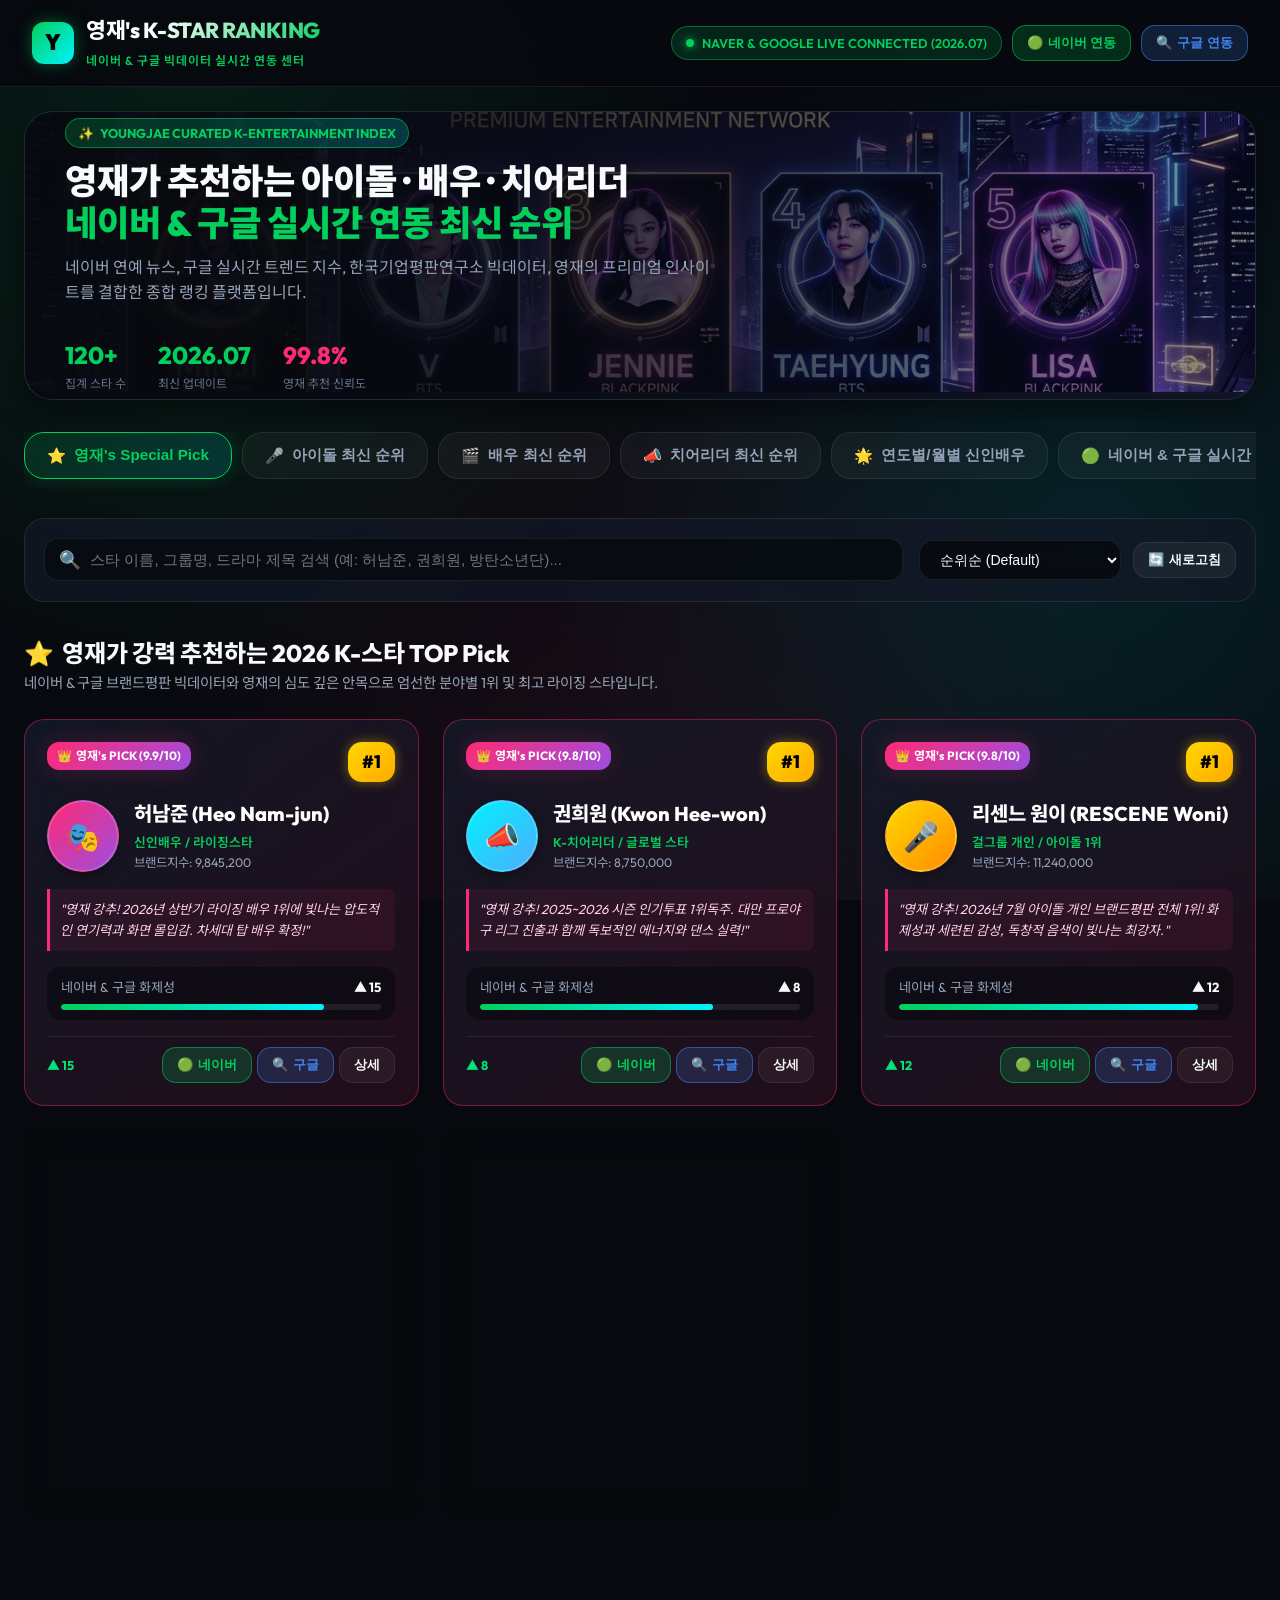
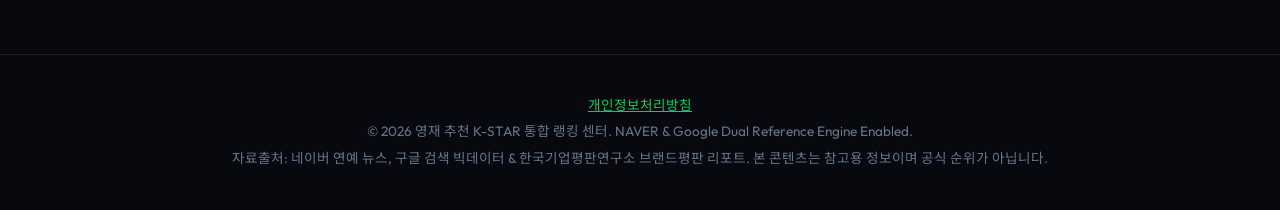
<file: index.html>
<!DOCTYPE html>
<html lang="ko">
<head>
  <meta charset="UTF-8">
  <meta name="viewport" content="width=device-width, initial-scale=1.0">
  <title>영재 추천 K-STAR 통합 랭킹 센터 | 네이버 & 구글 실시간 연동</title>
  <meta name="description" content="영재가 추천하는 2026 최신 아이돌, 배우, 치어리더 순위 및 연도별/월별 신인배우 브랜드평판 네이버 & 구글 실시간 연동 데이터센터">
  <meta name="robots" content="index, follow">
  <link rel="canonical" href="https://jeonyoungjae-kstar.web.app/">
  <link rel="stylesheet" href="style.css">
</head>
<body>

  <!-- Navigation Header -->
  <header class="navbar">
    <div class="logo-container">
      <div class="logo-icon">Y</div>
      <div class="logo-text">
        <h1>영재's K-STAR RANKING</h1>
        <span>네이버 & 구글 빅데이터 실시간 연동 센터</span>
      </div>
    </div>

    <div class="nav-actions">
      <div class="portal-live-badge">
        <span class="pulse-dot"></span>
        <span>NAVER & GOOGLE LIVE CONNECTED (2026.07)</span>
      </div>
      <button class="btn btn-naver" onclick="openNaverSearch('2026 아이돌 배우 브랜드평판 순위')">
        <span>🟢</span> 네이버 연동
      </button>
      <button class="btn btn-google" onclick="openGoogleSearch('2026 아이돌 배우 브랜드평판 순위')">
        <span>🔍</span> 구글 연동
      </button>
    </div>
  </header>

  <!-- Main Container -->
  <main class="container">

    <!-- Hero Banner Section -->
    <section class="hero-card">
      <img src="hero.jpg" alt="K-Star Ranking Banner" class="hero-banner-img" id="heroImage">
      <div class="hero-overlay">
        <div class="hero-tag">
          <span>✨</span> YOUNGJAE CURATED K-ENTERTAINMENT INDEX
        </div>
        <h2 class="hero-title">
          영재가 추천하는 아이돌 · 배우 · 치어리더 <br>
          <span style="color: var(--naver-green);">네이버 & 구글 실시간 연동 최신 순위</span>
        </h2>
        <p class="hero-subtitle">
          네이버 연예 뉴스, 구글 실시간 트렌드 지수, 한국기업평판연구소 빅데이터, 영재의 프리미엄 인사이트를 결합한 종합 랭킹 플랫폼입니다.
        </p>

        <div class="hero-stats">
          <div class="stat-item">
            <span class="stat-value">120+</span>
            <span class="stat-label">집계 스타 수</span>
          </div>
          <div class="stat-item">
            <span class="stat-value">2026.07</span>
            <span class="stat-label">최신 업데이트</span>
          </div>
          <div class="stat-item">
            <span class="stat-value" style="color: var(--accent-pink);">99.8%</span>
            <span class="stat-label">영재 추천 신뢰도</span>
          </div>
        </div>
      </div>
    </section>

    <!-- Category Tabs Navigation -->
    <nav class="tabs-wrapper" aria-label="카테고리 탭">
      <button class="tab-btn active" data-tab="youngjae">
        <span>⭐</span> 영재's Special Pick
      </button>
      <button class="tab-btn" data-tab="idol">
        <span>🎤</span> 아이돌 최신 순위
      </button>
      <button class="tab-btn" data-tab="actor">
        <span>🎬</span> 배우 최신 순위
      </button>
      <button class="tab-btn" data-tab="cheerleader">
        <span>📣</span> 치어리더 최신 순위
      </button>
      <button class="tab-btn" data-tab="rookie">
        <span>🌟</span> 연도별/월별 신인배우
      </button>
      <button class="tab-btn" data-tab="searchEngine">
        <span>🟢</span> 네이버 & 구글 실시간 연동 Engine
      </button>
    </nav>

    <!-- Controls Bar (Search & Filter) -->
    <div class="controls-bar">
      <div class="search-box">
        <span class="search-icon">🔍</span>
        <input type="text" id="searchInput" placeholder="스타 이름, 그룹명, 드라마 제목 검색 (예: 허남준, 권희원, 방탄소년단)...">
      </div>

      <div class="filter-group">
        <select id="sortSelect" class="select-input">
          <option value="rank">순위순 (Default)</option>
          <option value="brandIndex">브랜드평판 지수 높은순</option>
        </select>
        <button class="btn btn-glass" onclick="renderTabContent()">
          <span>🔄</span> 새로고침
        </button>
      </div>
    </div>

    <!-- Main Content Grid -->
    <section id="contentContainer">
      <!-- Dynamic Javascript Content Injected Here -->
    </section>

  </main>

  <!-- Modal Popup for Star Details -->
  <div class="modal-backdrop" id="detailModal" onclick="if(event.target === this) closeModal()">
    <div class="modal-container">
      <button class="modal-close" onclick="closeModal()">✕</button>
      <div id="modalBody">
        <!-- Injected via Javascript -->
      </div>
    </div>
  </div>

  <!-- Footer -->
  <footer>
    <p><a href="privacy.html">개인정보처리방침</a></p>
    <p style="margin-top: 5px;">© 2026 영재 추천 K-STAR 통합 랭킹 센터. NAVER & Google Dual Reference Engine Enabled.</p>
    <p style="margin-top: 5px;">자료출처: 네이버 연예 뉴스, 구글 검색 빅데이터 & 한국기업평판연구소 브랜드평판 리포트. 본 콘텐츠는 참고용 정보이며 공식 순위가 아닙니다.</p>
  </footer>

  <script src="app.js"></script>
</body>
</html>
</file>
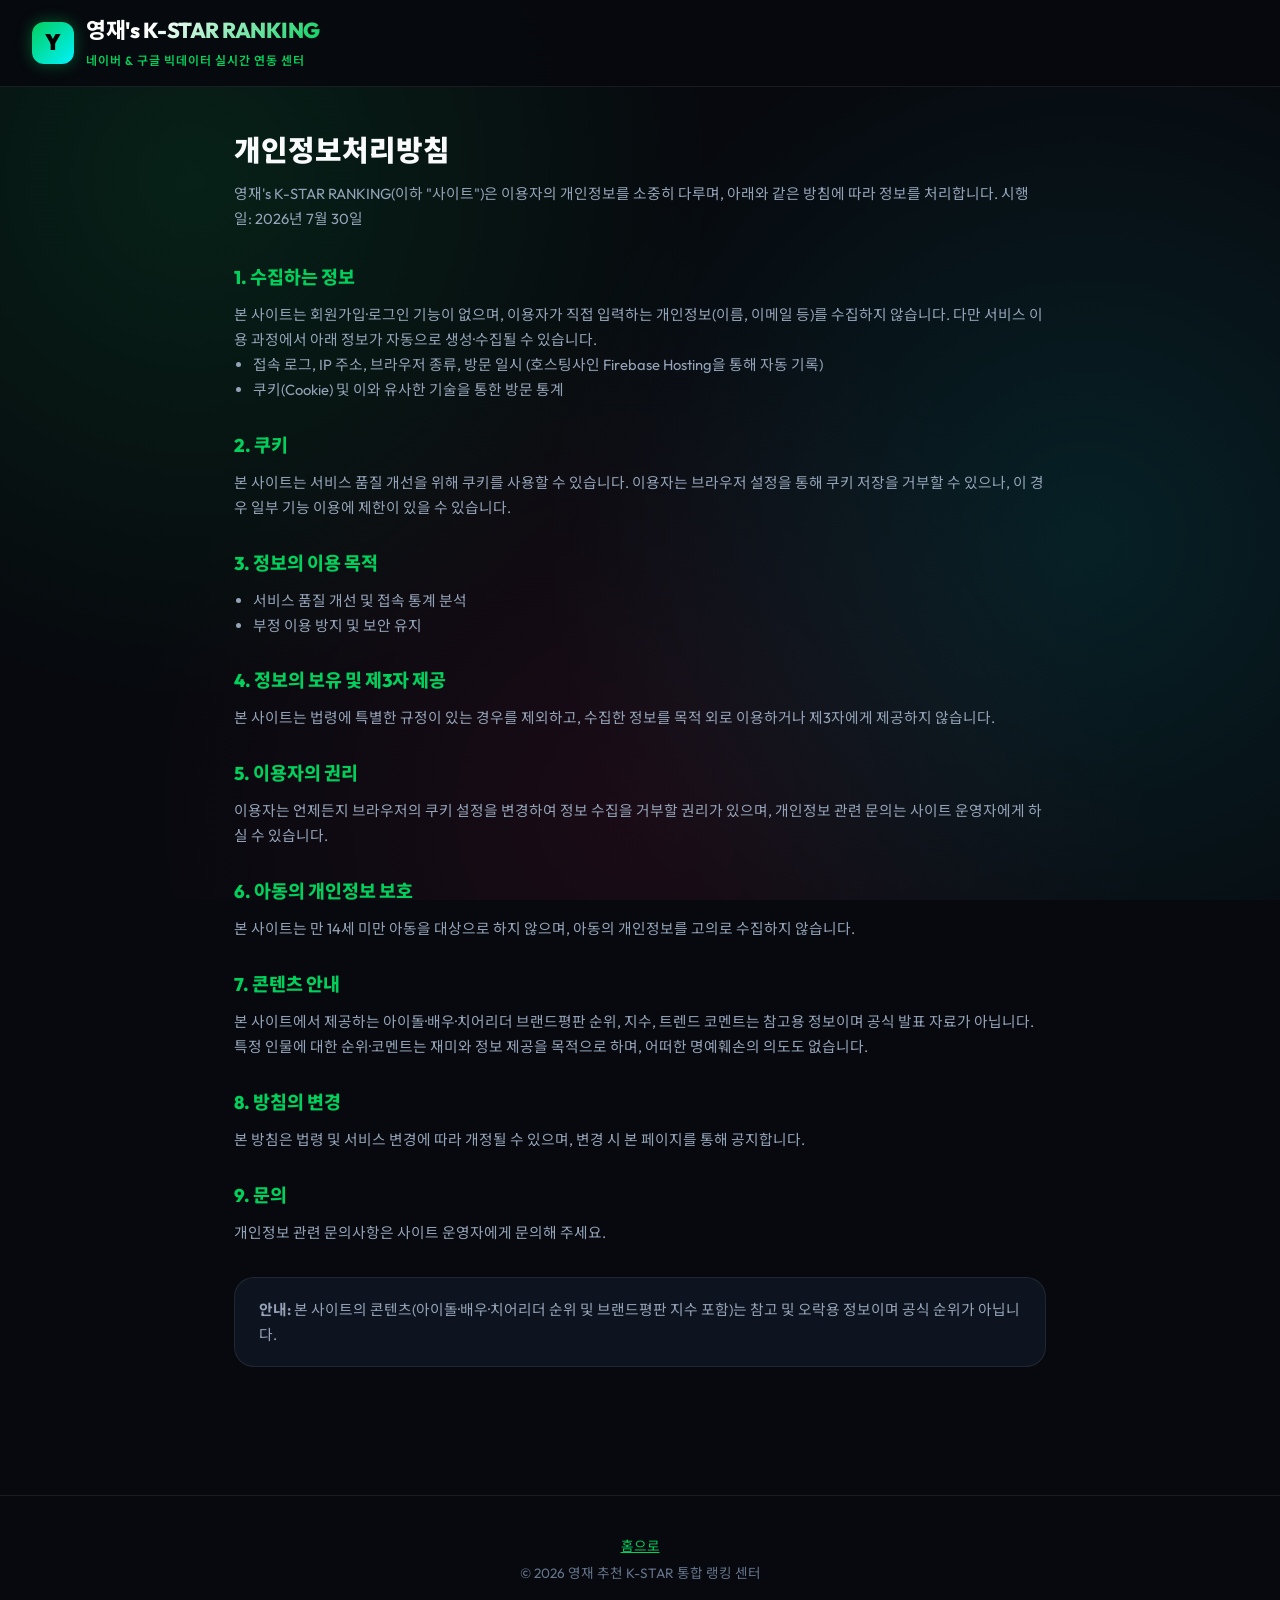
<file: privacy.html>
<!DOCTYPE html>
<html lang="ko">
<head>
  <meta charset="UTF-8">
  <meta name="viewport" content="width=device-width, initial-scale=1.0">
  <title>개인정보처리방침 | 영재 추천 K-STAR 통합 랭킹 센터</title>
  <meta name="description" content="영재 추천 K-STAR 통합 랭킹 센터 개인정보처리방침 — 수집 정보, 쿠키 사용, 이용자 권리 안내.">
  <meta name="robots" content="index, follow">
  <link rel="canonical" href="https://jeonyoungjae-kstar.web.app/privacy.html">
  <link rel="stylesheet" href="style.css">
  <style>
    .policy-wrap { max-width: 860px; margin: 0 auto; padding: 2.5rem 1.5rem 4rem; }
    .policy-wrap h1 { font-size: 1.8rem; font-weight: 900; margin-bottom: 0.5rem; }
    .policy-wrap .lead { color: var(--text-sub); margin-bottom: 2rem; }
    .policy-wrap h2 { font-size: 1.15rem; font-weight: 800; margin: 1.8rem 0 0.6rem; color: var(--naver-green); }
    .policy-wrap p, .policy-wrap li { color: var(--text-sub); font-size: 0.92rem; line-height: 1.7; }
    .policy-wrap ul { padding-left: 1.2rem; margin-bottom: 0.5rem; }
    .policy-wrap a { color: var(--primary-cyan); }
    .policy-box { background: var(--bg-card); border: 1px solid var(--glass-border); border-radius: var(--radius-lg); padding: 1.2rem 1.5rem; margin-top: 2rem; }
  </style>
</head>
<body>

  <!-- Navigation Header -->
  <header class="navbar">
    <div class="logo-container">
      <div class="logo-icon">Y</div>
      <div class="logo-text">
        <h1><a href="index.html" style="color:inherit; text-decoration:none;">영재's K-STAR RANKING</a></h1>
        <span>네이버 & 구글 빅데이터 실시간 연동 센터</span>
      </div>
    </div>
  </header>

  <main class="container policy-wrap">
    <h1>개인정보처리방침</h1>
    <p class="lead">영재's K-STAR RANKING(이하 "사이트")은 이용자의 개인정보를 소중히 다루며, 아래와 같은 방침에 따라 정보를 처리합니다. 시행일: 2026년 7월 30일</p>

    <h2>1. 수집하는 정보</h2>
    <p>본 사이트는 회원가입·로그인 기능이 없으며, 이용자가 직접 입력하는 개인정보(이름, 이메일 등)를 수집하지 않습니다. 다만 서비스 이용 과정에서 아래 정보가 자동으로 생성·수집될 수 있습니다.</p>
    <ul>
      <li>접속 로그, IP 주소, 브라우저 종류, 방문 일시 (호스팅사인 Firebase Hosting을 통해 자동 기록)</li>
      <li>쿠키(Cookie) 및 이와 유사한 기술을 통한 방문 통계</li>
    </ul>

    <h2>2. 쿠키</h2>
    <p>본 사이트는 서비스 품질 개선을 위해 쿠키를 사용할 수 있습니다. 이용자는 브라우저 설정을 통해 쿠키 저장을 거부할 수 있으나, 이 경우 일부 기능 이용에 제한이 있을 수 있습니다.</p>

    <h2>3. 정보의 이용 목적</h2>
    <ul>
      <li>서비스 품질 개선 및 접속 통계 분석</li>
      <li>부정 이용 방지 및 보안 유지</li>
    </ul>

    <h2>4. 정보의 보유 및 제3자 제공</h2>
    <p>본 사이트는 법령에 특별한 규정이 있는 경우를 제외하고, 수집한 정보를 목적 외로 이용하거나 제3자에게 제공하지 않습니다.</p>

    <h2>5. 이용자의 권리</h2>
    <p>이용자는 언제든지 브라우저의 쿠키 설정을 변경하여 정보 수집을 거부할 권리가 있으며, 개인정보 관련 문의는 사이트 운영자에게 하실 수 있습니다.</p>

    <h2>6. 아동의 개인정보 보호</h2>
    <p>본 사이트는 만 14세 미만 아동을 대상으로 하지 않으며, 아동의 개인정보를 고의로 수집하지 않습니다.</p>

    <h2>7. 콘텐츠 안내</h2>
    <p>본 사이트에서 제공하는 아이돌·배우·치어리더 브랜드평판 순위, 지수, 트렌드 코멘트는 참고용 정보이며 공식 발표 자료가 아닙니다. 특정 인물에 대한 순위·코멘트는 재미와 정보 제공을 목적으로 하며, 어떠한 명예훼손의 의도도 없습니다.</p>

    <h2>8. 방침의 변경</h2>
    <p>본 방침은 법령 및 서비스 변경에 따라 개정될 수 있으며, 변경 시 본 페이지를 통해 공지합니다.</p>

    <h2>9. 문의</h2>
    <p>개인정보 관련 문의사항은 사이트 운영자에게 문의해 주세요.</p>

    <div class="policy-box">
      <p><strong>안내:</strong> 본 사이트의 콘텐츠(아이돌·배우·치어리더 순위 및 브랜드평판 지수 포함)는 참고 및 오락용 정보이며 공식 순위가 아닙니다.</p>
    </div>
  </main>

  <footer>
    <p><a href="index.html">홈으로</a></p>
    <p style="margin-top: 5px;">© 2026 영재 추천 K-STAR 통합 랭킹 센터</p>
  </footer>
</body>
</html>
</file>
<file: style.css>
@import url('https://fonts.googleapis.com/css2?family=Outfit:wght@300;400;600;700;800&family=Noto+Sans+KR:wght@300;400;500;700;900&display=swap');

:root {
  --bg-dark: #07090e;
  --bg-card: rgba(18, 24, 38, 0.75);
  --bg-card-hover: rgba(28, 38, 60, 0.85);
  --glass-border: rgba(255, 255, 255, 0.08);
  --glass-border-glow: rgba(3, 207, 93, 0.3);
  
  --primary-cyan: #00f2fe;
  --primary-blue: #4facfe;
  --naver-green: #03cf5d;
  --google-blue: #4285f4;
  --accent-pink: #ff2a74;
  --accent-purple: #9d4edf;
  --accent-gold: #ffd700;
  
  --text-main: #f8fafc;
  --text-sub: #94a3b8;
  --text-muted: #64748b;
  
  --font-family: 'Outfit', 'Noto Sans KR', sans-serif;
  --radius-sm: 8px;
  --radius-md: 14px;
  --radius-lg: 20px;
  --radius-xl: 28px;
  --shadow-glow: 0 0 25px rgba(3, 207, 93, 0.2);
  --shadow-pink-glow: 0 0 25px rgba(255, 42, 116, 0.2);
  --transition: all 0.3s cubic-bezier(0.4, 0, 0.2, 1);
}

* {
  margin: 0;
  padding: 0;
  box-sizing: border-box;
}

body {
  background-color: var(--bg-dark);
  color: var(--text-main);
  font-family: var(--font-family);
  min-height: 100vh;
  line-height: 1.6;
  overflow-x: hidden;
  background-image: 
    radial-gradient(circle at 15% 20%, rgba(3, 207, 93, 0.12) 0%, transparent 40%),
    radial-gradient(circle at 85% 60%, rgba(0, 242, 254, 0.1) 0%, transparent 45%),
    radial-gradient(circle at 50% 90%, rgba(255, 42, 116, 0.08) 0%, transparent 50%);
  background-attachment: fixed;
}

/* Scrollbar */
::-webkit-scrollbar {
  width: 8px;
}
::-webkit-scrollbar-track {
  background: #07090e;
}
::-webkit-scrollbar-thumb {
  background: rgba(255, 255, 255, 0.2);
  border-radius: 4px;
}
::-webkit-scrollbar-thumb:hover {
  background: var(--naver-green);
}

/* Header Navbar */
.navbar {
  position: sticky;
  top: 0;
  z-index: 1000;
  backdrop-filter: blur(20px);
  background: rgba(7, 9, 14, 0.88);
  border-bottom: 1px solid var(--glass-border);
  padding: 0.8rem 2rem;
  display: flex;
  justify-content: space-between;
  align-items: center;
  gap: 1rem;
}

.logo-container {
  display: flex;
  align-items: center;
  gap: 12px;
}

.logo-icon {
  width: 42px;
  height: 42px;
  border-radius: 12px;
  background: linear-gradient(135deg, var(--naver-green), var(--primary-cyan));
  display: flex;
  align-items: center;
  justify-content: center;
  font-weight: 900;
  font-size: 1.4rem;
  color: #000;
  box-shadow: 0 0 15px rgba(3, 207, 93, 0.4);
}

.logo-text h1 {
  font-size: 1.35rem;
  font-weight: 800;
  background: linear-gradient(135deg, #fff 30%, var(--naver-green));
  -webkit-background-clip: text;
  -webkit-text-fill-color: transparent;
  letter-spacing: -0.5px;
}

.logo-text span {
  font-size: 0.75rem;
  color: var(--naver-green);
  font-weight: 600;
  letter-spacing: 1px;
}

.nav-actions {
  display: flex;
  align-items: center;
  gap: 10px;
}

.portal-live-badge {
  display: flex;
  align-items: center;
  gap: 8px;
  background: rgba(3, 207, 93, 0.15);
  border: 1px solid rgba(3, 207, 93, 0.4);
  padding: 6px 14px;
  border-radius: 20px;
  font-size: 0.8rem;
  font-weight: 600;
  color: var(--naver-green);
}

.pulse-dot {
  width: 8px;
  height: 8px;
  background-color: var(--naver-green);
  border-radius: 50%;
  box-shadow: 0 0 10px var(--naver-green);
  animation: pulse 1.8s infinite;
}

@keyframes pulse {
  0% { transform: scale(0.95); box-shadow: 0 0 0 0 rgba(3, 207, 93, 0.7); }
  70% { transform: scale(1.15); box-shadow: 0 0 0 8px rgba(3, 207, 93, 0); }
  100% { transform: scale(0.95); box-shadow: 0 0 0 0 rgba(3, 207, 93, 0); }
}

.btn {
  padding: 8px 14px;
  border-radius: var(--radius-md);
  font-size: 0.82rem;
  font-weight: 600;
  cursor: pointer;
  border: 1px solid transparent;
  transition: var(--transition);
  display: inline-flex;
  align-items: center;
  gap: 5px;
}

.btn-naver {
  background: rgba(3, 207, 93, 0.18);
  border-color: rgba(3, 207, 93, 0.5);
  color: #03cf5d;
}
.btn-naver:hover {
  background: #03cf5d;
  color: #000;
  box-shadow: 0 4px 15px rgba(3, 207, 93, 0.4);
  transform: translateY(-2px);
}

.btn-google {
  background: rgba(66, 133, 244, 0.18);
  border-color: rgba(66, 133, 244, 0.5);
  color: #4285f4;
}
.btn-google:hover {
  background: #4285f4;
  color: #fff;
  box-shadow: 0 4px 15px rgba(66, 133, 244, 0.4);
  transform: translateY(-2px);
}

.btn-primary {
  background: linear-gradient(135deg, var(--naver-green), var(--primary-cyan));
  color: #07090e;
  font-weight: 700;
}
.btn-primary:hover {
  transform: translateY(-2px);
  box-shadow: 0 4px 15px rgba(3, 207, 93, 0.4);
}

.btn-glass {
  background: rgba(255, 255, 255, 0.05);
  color: var(--text-main);
  border-color: var(--glass-border);
}
.btn-glass:hover {
  background: rgba(255, 255, 255, 0.12);
  border-color: rgba(255, 255, 255, 0.2);
}

/* Container */
.container {
  max-width: 1400px;
  margin: 0 auto;
  padding: 1.5rem;
}

/* Hero Section */
.hero-card {
  position: relative;
  border-radius: var(--radius-xl);
  overflow: hidden;
  margin-bottom: 2rem;
  border: 1px solid var(--glass-border);
  box-shadow: 0 10px 30px rgba(0, 0, 0, 0.5);
  background: #0f1524;
}

.hero-banner-img {
  width: 100%;
  height: 280px;
  object-fit: cover;
  opacity: 0.65;
  filter: brightness(0.9) contrast(1.1);
}

.hero-overlay {
  position: absolute;
  inset: 0;
  background: linear-gradient(to right, rgba(7, 9, 14, 0.95) 20%, rgba(7, 9, 14, 0.4) 70%, transparent 100%);
  display: flex;
  flex-direction: column;
  justify-content: center;
  padding: 2.5rem;
}

.hero-tag {
  display: inline-flex;
  align-items: center;
  gap: 6px;
  background: linear-gradient(90deg, rgba(3, 207, 93, 0.2), rgba(0, 242, 254, 0.2));
  border: 1px solid rgba(3, 207, 93, 0.5);
  color: #03cf5d;
  font-size: 0.8rem;
  font-weight: 700;
  padding: 4px 12px;
  border-radius: 20px;
  margin-bottom: 12px;
  width: fit-content;
}

.hero-title {
  font-size: 2.2rem;
  font-weight: 900;
  line-height: 1.2;
  margin-bottom: 10px;
}

.hero-subtitle {
  color: var(--text-sub);
  font-size: 1rem;
  max-width: 650px;
  margin-bottom: 20px;
}

.hero-stats {
  display: flex;
  gap: 2rem;
  margin-top: 10px;
}

.stat-item {
  display: flex;
  flex-direction: column;
}

.stat-value {
  font-size: 1.5rem;
  font-weight: 800;
  color: var(--naver-green);
}

.stat-label {
  font-size: 0.75rem;
  color: var(--text-muted);
  text-transform: uppercase;
}

/* Category Navigation Tabs */
.tabs-wrapper {
  display: flex;
  gap: 10px;
  overflow-x: auto;
  padding-bottom: 10px;
  margin-bottom: 1.8rem;
}

.tab-btn {
  background: rgba(255, 255, 255, 0.04);
  border: 1px solid var(--glass-border);
  color: var(--text-sub);
  padding: 12px 22px;
  border-radius: var(--radius-lg);
  font-size: 0.95rem;
  font-weight: 600;
  cursor: pointer;
  white-space: nowrap;
  transition: var(--transition);
  display: flex;
  align-items: center;
  gap: 8px;
}

.tab-btn:hover {
  background: rgba(255, 255, 255, 0.08);
  color: var(--text-main);
  border-color: rgba(255, 255, 255, 0.2);
}

.tab-btn.active {
  background: linear-gradient(135deg, rgba(3, 207, 93, 0.15), rgba(0, 242, 254, 0.15));
  border-color: var(--naver-green);
  color: var(--naver-green);
  box-shadow: var(--shadow-glow);
}

/* Controls Bar (Search & Filters) */
.controls-bar {
  background: var(--bg-card);
  backdrop-filter: blur(16px);
  border: 1px solid var(--glass-border);
  border-radius: var(--radius-lg);
  padding: 1.2rem;
  margin-bottom: 2rem;
  display: flex;
  flex-wrap: wrap;
  justify-content: space-between;
  align-items: center;
  gap: 1rem;
}

.search-box {
  position: relative;
  flex: 1;
  min-width: 280px;
}

.search-box input {
  width: 100%;
  background: rgba(7, 9, 14, 0.7);
  border: 1px solid var(--glass-border);
  padding: 12px 16px 12px 45px;
  border-radius: var(--radius-md);
  color: var(--text-main);
  font-size: 0.95rem;
  outline: none;
  transition: var(--transition);
}

.search-box input:focus {
  border-color: var(--naver-green);
  box-shadow: 0 0 15px rgba(3, 207, 93, 0.2);
}

.search-icon {
  position: absolute;
  left: 15px;
  top: 50%;
  transform: translateY(-50%);
  color: var(--text-muted);
  font-size: 1.1rem;
}

.filter-group {
  display: flex;
  gap: 12px;
  align-items: center;
  flex-wrap: wrap;
}

.select-input {
  background: rgba(7, 9, 14, 0.8);
  border: 1px solid var(--glass-border);
  color: var(--text-main);
  padding: 10px 16px;
  border-radius: var(--radius-md);
  font-size: 0.88rem;
  outline: none;
  cursor: pointer;
  transition: var(--transition);
}

.select-input:hover, .select-input:focus {
  border-color: var(--naver-green);
}

/* Grid Layout for Celebrity Cards */
.star-grid {
  display: grid;
  grid-template-columns: repeat(auto-fill, minmax(330px, 1fr));
  gap: 1.5rem;
  margin-bottom: 3rem;
}

/* Celebrity Card Design */
.star-card {
  background: var(--bg-card);
  backdrop-filter: blur(16px);
  border: 1px solid var(--glass-border);
  border-radius: var(--radius-lg);
  padding: 1.4rem;
  position: relative;
  transition: var(--transition);
  display: flex;
  flex-direction: column;
  justify-content: space-between;
}

.star-card:hover {
  transform: translateY(-6px);
  background: var(--bg-card-hover);
  border-color: var(--glass-border-glow);
  box-shadow: var(--shadow-glow);
}

.star-card.youngjae-pick-card {
  border: 1px solid rgba(255, 42, 116, 0.4);
  background: linear-gradient(145deg, rgba(20, 25, 40, 0.85), rgba(40, 15, 30, 0.8));
}

.star-card.youngjae-pick-card:hover {
  border-color: rgba(255, 42, 116, 0.8);
  box-shadow: var(--shadow-pink-glow);
}

.card-header {
  display: flex;
  justify-content: space-between;
  align-items: flex-start;
  margin-bottom: 1rem;
}

.rank-badge {
  font-size: 1.1rem;
  font-weight: 800;
  padding: 6px 14px;
  border-radius: 14px;
  display: flex;
  align-items: center;
  gap: 6px;
}

.rank-1 {
  background: linear-gradient(135deg, #ffd700, #ffaa00);
  color: #000;
  box-shadow: 0 0 12px rgba(255, 215, 0, 0.4);
}

.rank-2 {
  background: linear-gradient(135deg, #e0e0e0, #9e9e9e);
  color: #000;
}

.rank-3 {
  background: linear-gradient(135deg, #cd7f32, #8b4513);
  color: #fff;
}

.rank-normal {
  background: rgba(255, 255, 255, 0.08);
  color: var(--text-sub);
}

.youngjae-pick-badge {
  background: linear-gradient(135deg, #ff2a74, #9d4edf);
  color: #fff;
  font-size: 0.75rem;
  font-weight: 700;
  padding: 4px 10px;
  border-radius: 12px;
  display: flex;
  align-items: center;
  gap: 4px;
  box-shadow: var(--shadow-pink-glow);
}

.star-profile {
  display: flex;
  gap: 15px;
  align-items: center;
  margin-bottom: 1rem;
}

.star-avatar {
  width: 72px;
  height: 72px;
  border-radius: 50%;
  object-fit: cover;
  border: 2px solid rgba(255, 255, 255, 0.15);
  background: #1e293b;
  display: flex;
  align-items: center;
  justify-content: center;
  font-size: 1.8rem;
  color: var(--primary-cyan);
  box-shadow: 0 4px 10px rgba(0,0,0,0.3);
}

.star-info h3 {
  font-size: 1.25rem;
  font-weight: 800;
  margin-bottom: 2px;
  color: #fff;
}

.star-category {
  font-size: 0.8rem;
  color: var(--naver-green);
  font-weight: 600;
}

.star-subtext {
  font-size: 0.78rem;
  color: var(--text-sub);
}

.index-box {
  background: rgba(7, 9, 14, 0.6);
  border-radius: var(--radius-md);
  padding: 10px 14px;
  margin-bottom: 1rem;
}

.index-row {
  display: flex;
  justify-content: space-between;
  font-size: 0.82rem;
  margin-bottom: 6px;
}

.index-label {
  color: var(--text-sub);
}

.index-val {
  font-weight: 700;
  color: var(--text-main);
}

.progress-bar-bg {
  width: 100%;
  height: 6px;
  background: rgba(255, 255, 255, 0.08);
  border-radius: 3px;
  overflow: hidden;
}

.progress-bar-fill {
  height: 100%;
  background: linear-gradient(90deg, var(--naver-green), var(--primary-cyan));
  border-radius: 3px;
  transition: width 0.8s ease;
}

.youngjae-comment {
  background: rgba(255, 42, 116, 0.08);
  border-left: 3px solid var(--accent-pink);
  padding: 10px;
  border-radius: 0 var(--radius-sm) var(--radius-sm) 0;
  font-size: 0.82rem;
  color: #ffd2e2;
  margin-bottom: 1rem;
  font-style: italic;
}

.card-footer {
  display: flex;
  justify-content: space-between;
  align-items: center;
  padding-top: 10px;
  border-top: 1px solid var(--glass-border);
}

.trend-indicator {
  font-size: 0.8rem;
  font-weight: 700;
}

.trend-up {
  color: #00e676;
}

.trend-down {
  color: #ff5252;
}

.action-btns {
  display: flex;
  gap: 5px;
}

/* Modal Popup */
.modal-backdrop {
  position: fixed;
  inset: 0;
  background: rgba(0, 0, 0, 0.8);
  backdrop-filter: blur(12px);
  z-index: 2000;
  display: flex;
  align-items: center;
  justify-content: center;
  padding: 1.5rem;
  opacity: 0;
  pointer-events: none;
  transition: var(--transition);
}

.modal-backdrop.open {
  opacity: 1;
  pointer-events: auto;
}

.modal-container {
  background: #0f1626;
  border: 1px solid var(--glass-border-glow);
  border-radius: var(--radius-xl);
  width: 100%;
  max-width: 650px;
  max-height: 90vh;
  overflow-y: auto;
  padding: 2rem;
  position: relative;
  box-shadow: 0 20px 50px rgba(0,0,0,0.8);
}

.modal-close {
  position: absolute;
  top: 20px;
  right: 20px;
  background: rgba(255, 255, 255, 0.1);
  border: none;
  color: #fff;
  width: 36px;
  height: 36px;
  border-radius: 50%;
  font-size: 1.2rem;
  cursor: pointer;
  display: flex;
  align-items: center;
  justify-content: center;
  transition: var(--transition);
}

.modal-close:hover {
  background: var(--accent-pink);
}

/* Rookie Selector Bar */
.rookie-selector-card {
  background: var(--bg-card);
  backdrop-filter: blur(16px);
  border: 1px solid var(--glass-border);
  border-radius: var(--radius-lg);
  padding: 1.5rem;
  margin-bottom: 2rem;
}

.selector-grid {
  display: flex;
  flex-wrap: wrap;
  gap: 1.5rem;
  align-items: center;
}

.selector-box {
  display: flex;
  flex-direction: column;
  gap: 6px;
}

.selector-box label {
  font-size: 0.8rem;
  color: var(--text-sub);
  font-weight: 600;
}

.year-btns, .month-btns {
  display: flex;
  gap: 6px;
  flex-wrap: wrap;
}

.filter-btn-sm {
  background: rgba(255, 255, 255, 0.05);
  border: 1px solid var(--glass-border);
  color: var(--text-sub);
  padding: 6px 14px;
  border-radius: 12px;
  font-size: 0.85rem;
  cursor: pointer;
  transition: var(--transition);
}

.filter-btn-sm:hover {
  background: rgba(255, 255, 255, 0.1);
  color: #fff;
}

.filter-btn-sm.active {
  background: var(--naver-green);
  color: #07090e;
  font-weight: 700;
  border-color: var(--naver-green);
}

/* Footer */
footer {
  text-align: center;
  padding: 2.5rem 1rem;
  border-top: 1px solid var(--glass-border);
  color: var(--text-muted);
  font-size: 0.85rem;
  margin-top: 4rem;
}

footer a {
  color: var(--naver-green);
  text-decoration: underline;
}

footer p + p {
  margin-top: 6px;
}

/* Responsive */
@media (max-width: 1024px) {
  .container {
    padding: 1.2rem;
  }
  .star-grid {
    grid-template-columns: repeat(auto-fill, minmax(280px, 1fr));
  }
}

@media (max-width: 768px) {
  .navbar {
    padding: 0.8rem 1rem;
    flex-direction: column;
    align-items: stretch;
  }
  .nav-actions {
    flex-wrap: wrap;
    width: 100%;
  }
  .portal-live-badge {
    justify-content: center;
    text-align: center;
    width: 100%;
  }
  .nav-actions .btn {
    flex: 1;
    justify-content: center;
  }
  .hero-banner-img {
    height: 220px;
  }
  .hero-overlay {
    padding: 1.5rem;
  }
  .hero-title {
    font-size: 1.6rem;
  }
  .hero-stats {
    flex-wrap: wrap;
    gap: 1.2rem;
  }
  .tabs-wrapper {
    gap: 8px;
  }
  .tab-btn {
    padding: 10px 16px;
    font-size: 0.85rem;
  }
  .controls-bar {
    flex-direction: column;
    align-items: stretch;
  }
  .filter-group {
    justify-content: space-between;
  }
  .star-grid {
    grid-template-columns: 1fr;
  }
  .card-footer {
    flex-direction: column;
    align-items: stretch;
    gap: 10px;
  }
  .action-btns {
    justify-content: stretch;
  }
  .action-btns .btn {
    flex: 1;
    justify-content: center;
  }
  .selector-grid {
    flex-direction: column;
    align-items: stretch;
  }
}

@media (max-width: 480px) {
  .logo-text h1 {
    font-size: 1.1rem;
  }
  .logo-text span {
    font-size: 0.65rem;
  }
  .hero-title {
    font-size: 1.3rem;
  }
  .hero-subtitle {
    font-size: 0.85rem;
  }
  .hero-stats {
    gap: 0.8rem;
  }
  .stat-value {
    font-size: 1.2rem;
  }
  .modal-container {
    padding: 1.4rem;
  }
}
</file>
